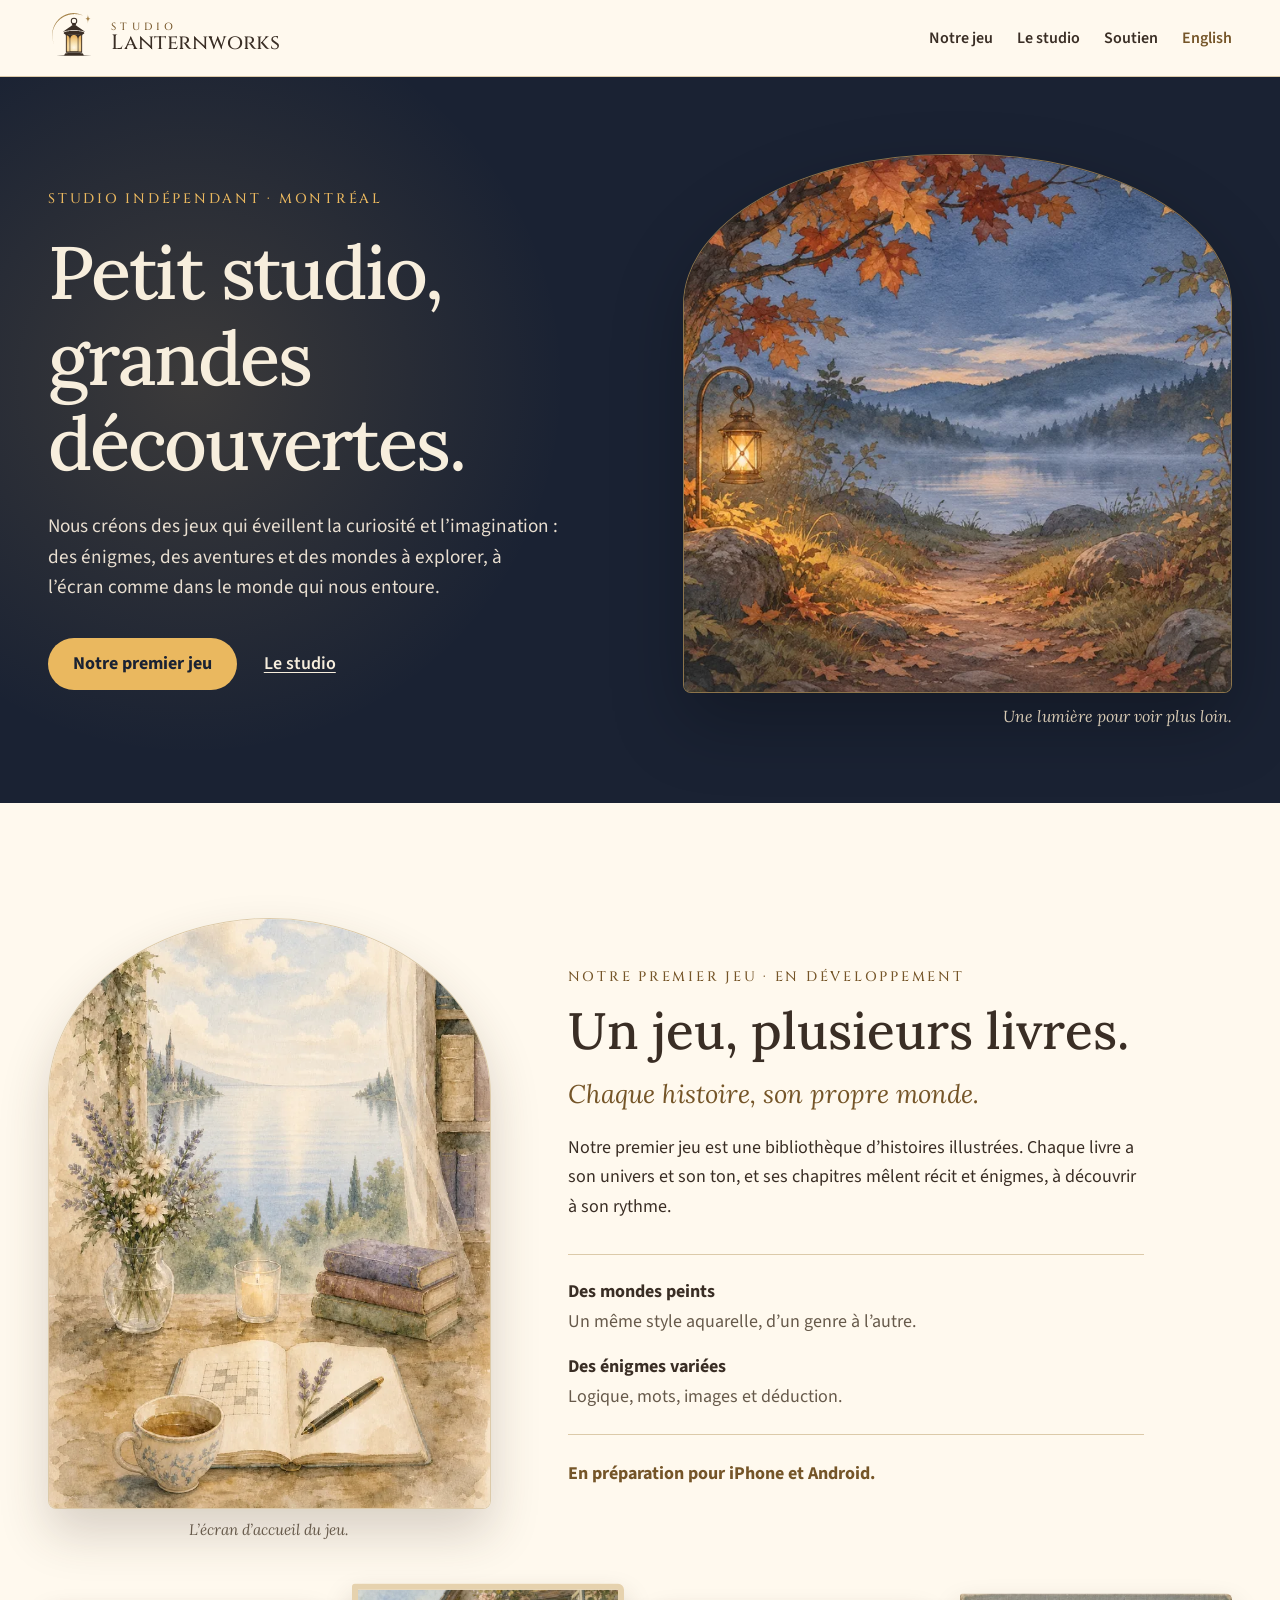
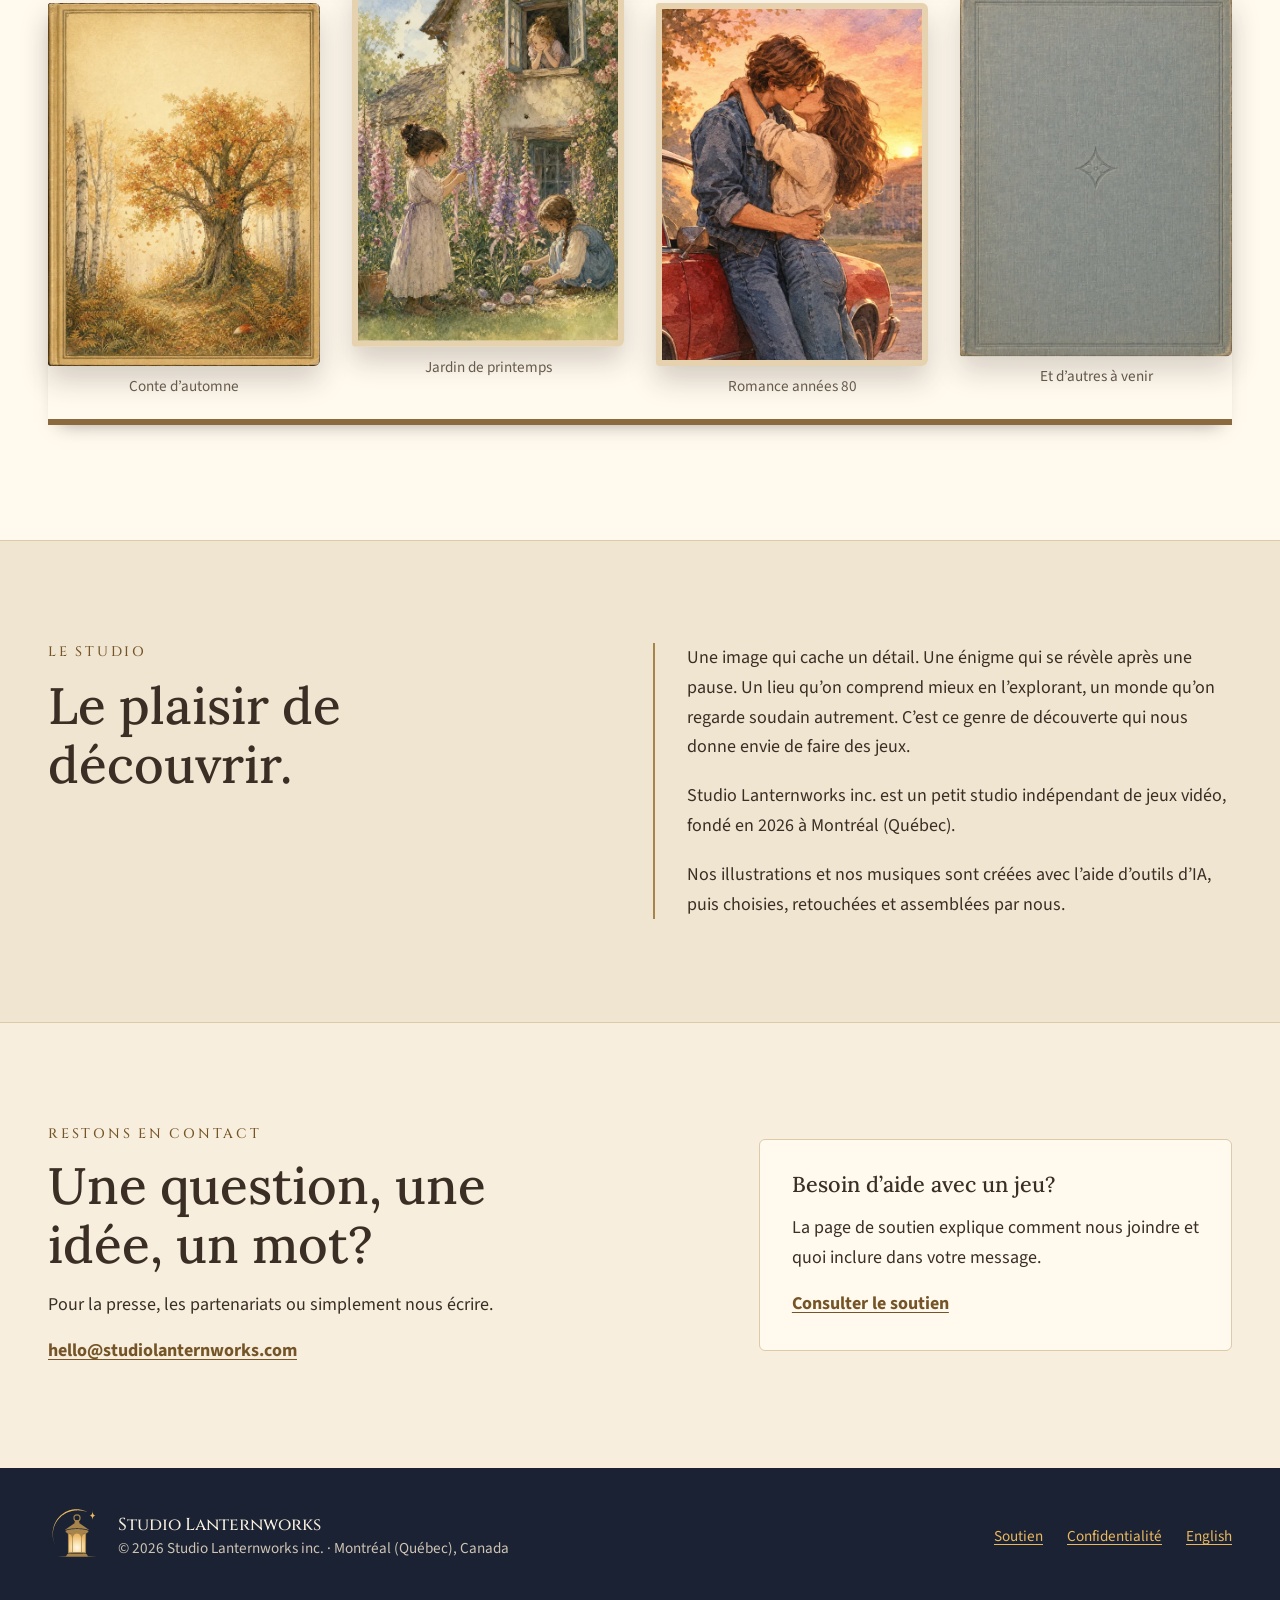
<file: index.html>
<!doctype html>
<html lang="fr-CA">
<head>
<meta charset="utf-8">
<meta name="viewport" content="width=device-width, initial-scale=1">
<title>Studio Lanternworks — studio indépendant de jeux vidéo à Montréal</title>
<meta name="description" content="Studio Lanternworks inc. est un studio indépendant de jeux vidéo établi à Montréal (Québec). Petit studio, grandes découvertes : des jeux qui éveillent la curiosité et l’imagination.">
<link rel="canonical" href="https://studiolanternworks.com/">
<link rel="alternate" hreflang="fr" href="https://studiolanternworks.com/">
<link rel="alternate" hreflang="en" href="https://studiolanternworks.com/en/">
<link rel="alternate" hreflang="x-default" href="https://studiolanternworks.com/">
<link rel="icon" href="favicon.svg" type="image/svg+xml">
<link rel="apple-touch-icon" href="apple-touch-icon.png">
<meta name="theme-color" content="#1A2233">
<link rel="stylesheet" href="style.css">
</head>
<body>
  <a class="skip" href="#contenu">Aller au contenu</a>
  <header class="site-header">
    <div class="wrap">
      <a class="brand" href="index.html" aria-current="page"><img src="img/logo-light.svg" alt="" width="52" height="52"><span><small>STUDIO</small><strong>Lanternworks</strong></span></a>
      <nav class="nav" aria-label="Navigation principale">
        <a href="#jeu">Notre jeu</a>
        <a href="#studio">Le studio</a>
        <a href="soutien.html">Soutien</a>
        <a href="en/index.html" lang="en" hreflang="en">English</a>
      </nav>
    </div>
  </header>

  <main id="contenu">
    <section class="hero">
      <div class="wrap hero-grid">
        <div class="hero-copy">
          <p class="eyebrow">STUDIO INDÉPENDANT · MONTRÉAL</p>
          <h1>Petit studio, grandes découvertes.</h1>
          <p class="hero-lead">Nous créons des jeux qui éveillent la curiosité et l’imagination&nbsp;: des énigmes, des aventures et des mondes à explorer, à l’écran comme dans le monde qui nous entoure.</p>
          <div class="actions">
            <a class="button primary" href="#jeu">Notre premier jeu</a>
            <a class="text-link" href="#studio">Le studio</a>
          </div>
        </div>
        <figure class="hero-figure">
          <picture>
            <source srcset="img/studio-path-960.webp 960w, img/studio-path-1536.webp 1536w" sizes="(min-width: 55rem) 46vw, 100vw">
            <img src="img/studio-path-1536.webp" width="1536" height="1024" alt="Un sentier d’automne éclairé par une lanterne mène vers un lac au crépuscule" fetchpriority="high">
          </picture>
          <figcaption>Une lumière pour voir plus loin.</figcaption>
        </figure>
      </div>
    </section>

    <section class="game-section" id="jeu">
      <div class="wrap game-grid">
        <div class="game-top">
          <figure class="game-feature">
            <picture>
              <source srcset="img/title-room-700.webp 700w, img/title-room-1100.webp 1100w" sizes="(min-width: 55rem) 32vw, 26rem">
              <img src="img/title-room-1100.webp" width="1100" height="1467" alt="L’écran d’accueil du jeu : une fenêtre sur un lac, des livres, une bougie et un carnet d’énigmes ouvert" loading="lazy">
            </picture>
            <figcaption>L’écran d’accueil du jeu.</figcaption>
          </figure>
        <div class="game-copy">
          <div class="game-text">
          <p class="eyebrow">NOTRE PREMIER JEU · EN DÉVELOPPEMENT</p>
          <h2>Un jeu, plusieurs livres.</h2>
          <p class="section-lead">Chaque histoire, son propre monde.</p>
          <p>Notre premier jeu est une bibliothèque d’histoires illustrées. Chaque livre a son univers et son ton, et ses chapitres mêlent récit et énigmes, à découvrir à son rythme.</p>
          </div>
          <div class="game-side">
          <dl class="game-points">
            <div><dt>Des mondes peints</dt><dd>Un même style aquarelle, d’un genre à l’autre.</dd></div>
            <div><dt>Des énigmes variées</dt><dd>Logique, mots, images et déduction.</dd></div>
          </dl>
          <p class="availability">En préparation pour iPhone et Android.</p>
          </div>
        </div>
        </div>
        <ul class="shelf" aria-label="Quelques couvertures de livres du jeu">
          <li><img src="img/book-autumn-600.webp" width="600" height="800" alt="Couverture peinte : un grand arbre dans une forêt d’automne" loading="lazy"><span>Conte d’automne</span></li>
          <li><img class="framed" src="img/book-garden-600.webp" width="600" height="800" alt="Illustration : deux fillettes nouent des rubans aux digitales d’un jardin, une troisième les regarde d’une fenêtre" loading="lazy"><span>Jardin de printemps</span></li>
          <li><img class="framed" src="img/book-romance-600.webp" width="600" height="800" alt="Illustration : un couple s’embrasse contre une voiture rouge au coucher du soleil, années 80" loading="lazy"><span>Romance années 80</span></li>
          <li><img src="img/book-coming-600.webp" width="600" height="800" alt="Couverture de toile unie ornée d’une petite étoile" loading="lazy"><span>Et d’autres à venir</span></li>
        </ul>
      </div>
    </section>

    <section class="studio-section" id="studio">
      <div class="wrap studio-grid">
        <div>
          <p class="eyebrow">LE STUDIO</p>
          <h2>Le plaisir de découvrir.</h2>
        </div>
        <div class="studio-prose">
          <p>Une image qui cache un détail. Une énigme qui se révèle après une pause. Un lieu qu’on comprend mieux en l’explorant, un monde qu’on regarde soudain autrement. C’est ce genre de découverte qui nous donne envie de faire des jeux.</p>
          <p>Studio Lanternworks inc. est un petit studio indépendant de jeux vidéo, fondé en 2026 à Montréal (Québec).</p>
          <p>Nos illustrations et nos musiques sont créées avec l’aide d’outils d’IA, puis choisies, retouchées et assemblées par nous.</p>
        </div>
      </div>
    </section>

    <section class="contact-section" id="joindre">
      <div class="wrap contact-grid">
        <div>
          <p class="eyebrow">RESTONS EN CONTACT</p>
          <h2>Une question, une idée, un mot?</h2>
          <p>Pour la presse, les partenariats ou simplement nous écrire.</p>
          <a class="email-link" href="mailto:hello@studiolanternworks.com">hello@studiolanternworks.com</a>
        </div>
        <div class="support-card">
          <h3>Besoin d’aide avec un jeu?</h3>
          <p>La page de soutien explique comment nous joindre et quoi inclure dans votre message.</p>
          <a href="soutien.html">Consulter le soutien</a>
        </div>
      </div>
    </section>
  </main>

  <footer class="site-footer">
    <div class="wrap">
      <div class="footer-brand"><img src="img/logo-dark.svg" alt="" width="58" height="58"><p><strong>Studio Lanternworks</strong><span>© 2026 Studio Lanternworks inc. · Montréal (Québec), Canada</span></p></div>
      <nav aria-label="Pied de page"><a href="soutien.html">Soutien</a><a href="confidentialite.html">Confidentialité</a><a href="en/index.html" lang="en" hreflang="en">English</a></nav>
    </div>
  </footer>
</body>
</html>
</file>
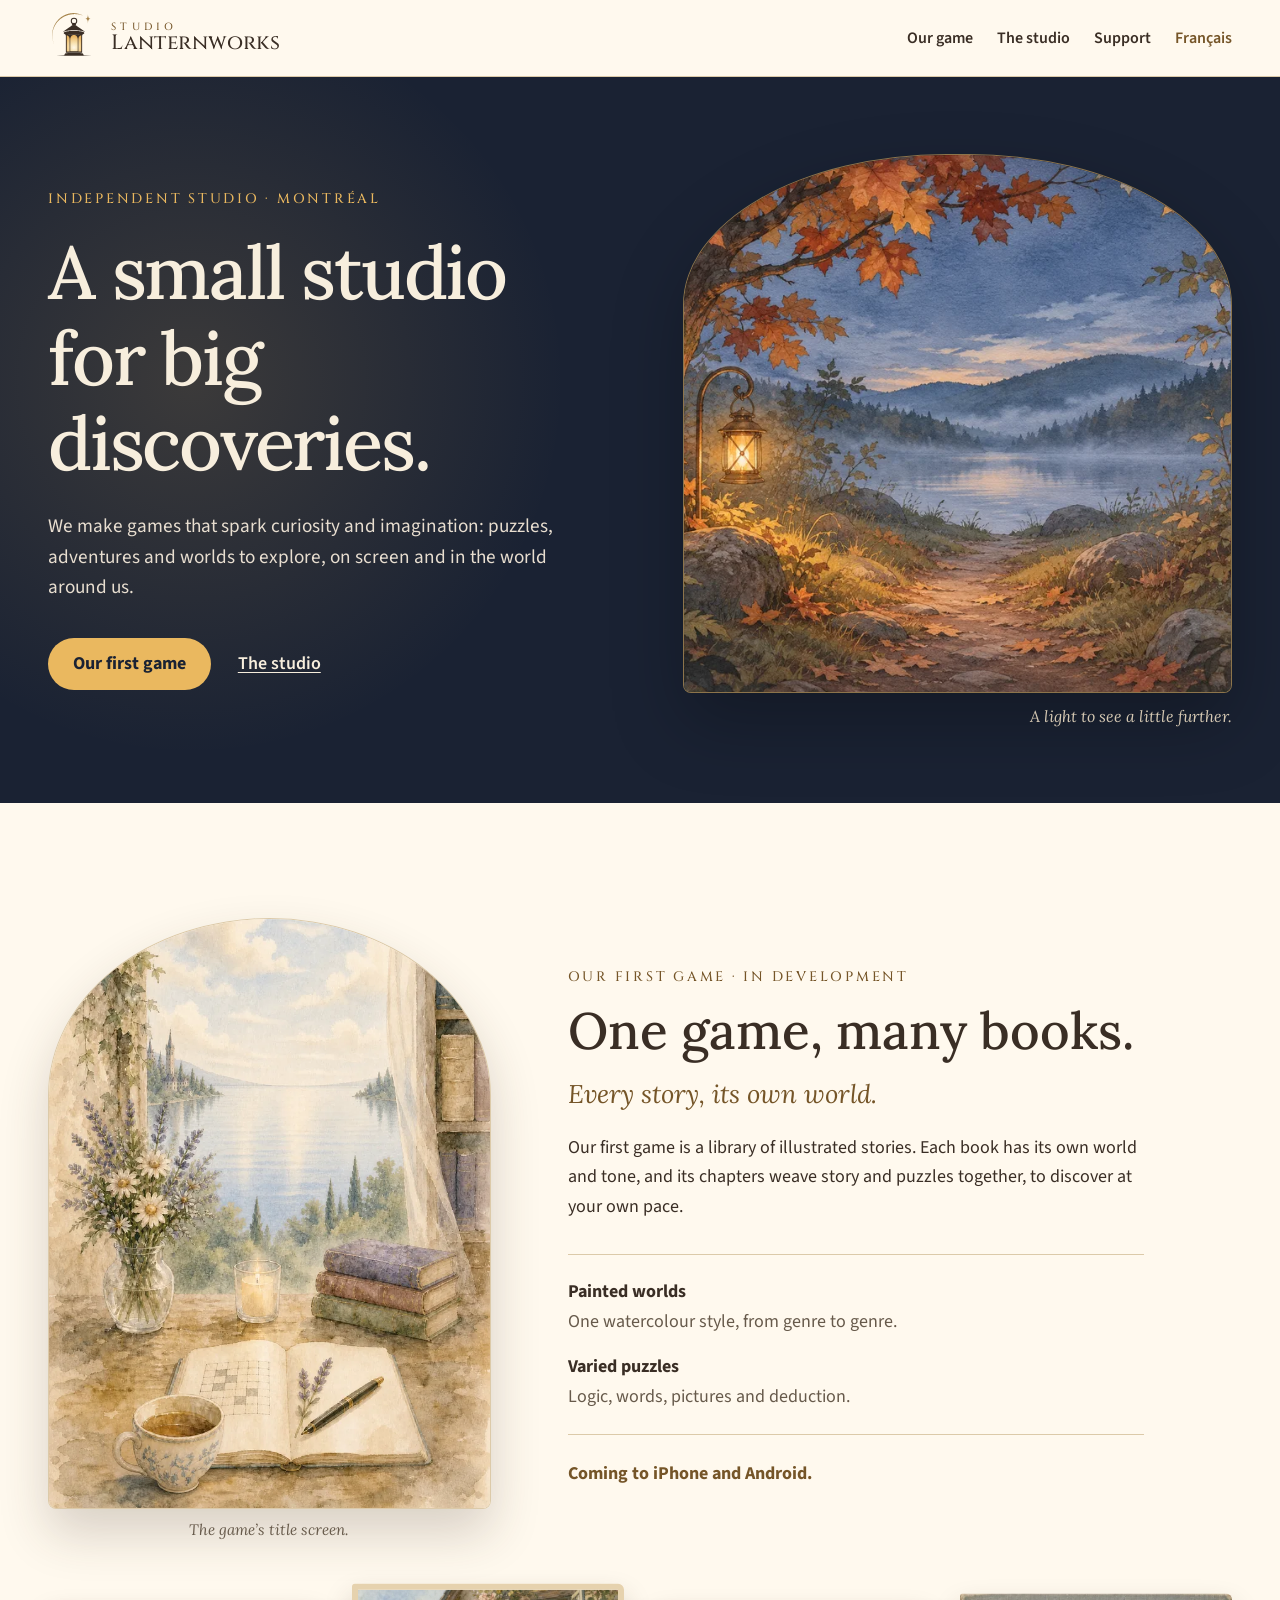
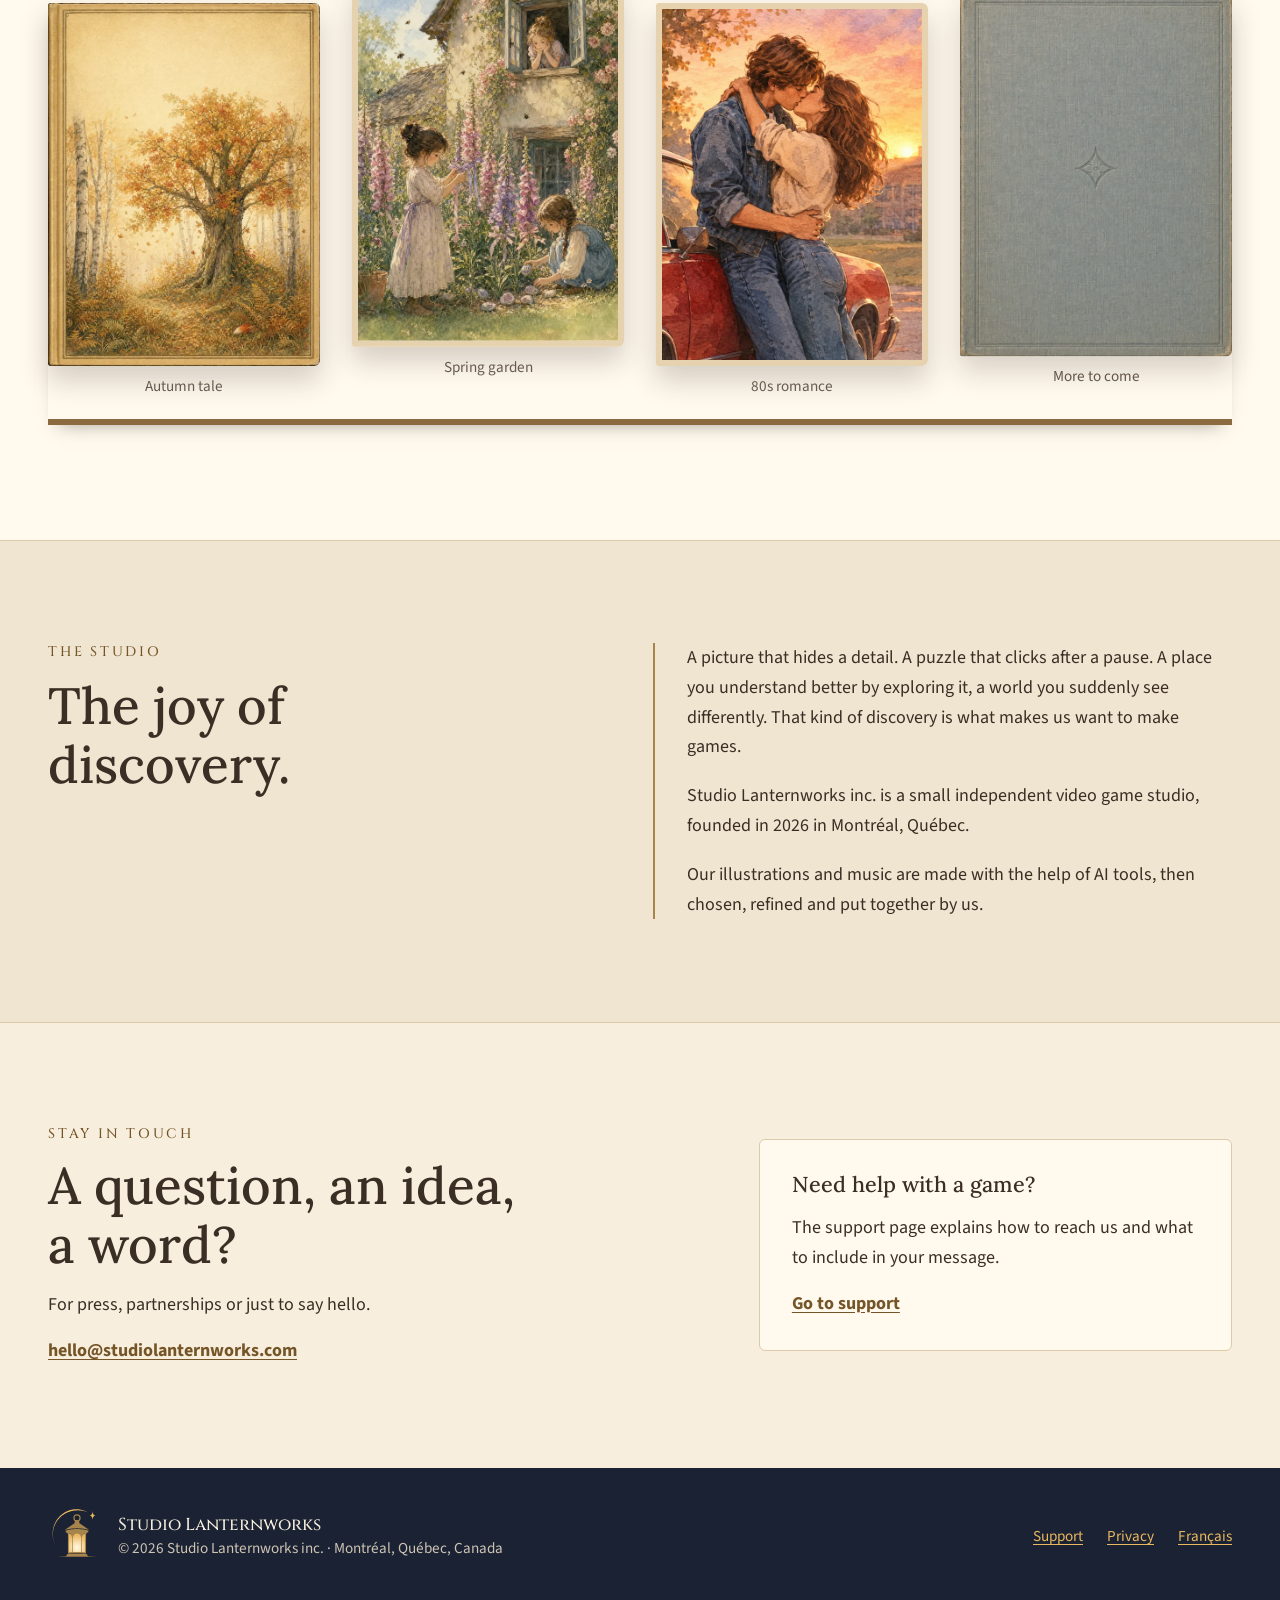
<file: en/index.html>
<!doctype html>
<html lang="en-CA">
<head>
<meta charset="utf-8">
<meta name="viewport" content="width=device-width, initial-scale=1">
<title>Studio Lanternworks — independent video game studio in Montréal</title>
<meta name="description" content="Studio Lanternworks inc. is an independent video game studio based in Montréal, Québec. A small studio for big discoveries: games that spark curiosity and imagination.">
<link rel="canonical" href="https://studiolanternworks.com/en/">
<link rel="alternate" hreflang="fr" href="https://studiolanternworks.com/">
<link rel="alternate" hreflang="en" href="https://studiolanternworks.com/en/">
<link rel="alternate" hreflang="x-default" href="https://studiolanternworks.com/">
<link rel="icon" href="../favicon.svg" type="image/svg+xml">
<link rel="apple-touch-icon" href="../apple-touch-icon.png">
<meta name="theme-color" content="#1A2233">
<link rel="stylesheet" href="../style.css">
</head>
<body>
  <a class="skip" href="#content">Skip to content</a>
  <header class="site-header">
    <div class="wrap">
      <a class="brand" href="index.html" aria-current="page"><img src="../img/logo-light.svg" alt="" width="52" height="52"><span><small>STUDIO</small><strong>Lanternworks</strong></span></a>
      <nav class="nav" aria-label="Main navigation">
        <a href="#game">Our game</a>
        <a href="#studio">The studio</a>
        <a href="support.html">Support</a>
        <a href="../index.html" lang="fr" hreflang="fr">Français</a>
      </nav>
    </div>
  </header>

  <main id="content">
    <section class="hero">
      <div class="wrap hero-grid">
        <div class="hero-copy">
          <p class="eyebrow">INDEPENDENT STUDIO · MONTRÉAL</p>
          <h1>A small studio for big discoveries.</h1>
          <p class="hero-lead">We make games that spark curiosity and imagination: puzzles, adventures and worlds to explore, on screen and in the world around us.</p>
          <div class="actions">
            <a class="button primary" href="#game">Our first game</a>
            <a class="text-link" href="#studio">The studio</a>
          </div>
        </div>
        <figure class="hero-figure">
          <picture>
            <source srcset="../img/studio-path-960.webp 960w, ../img/studio-path-1536.webp 1536w" sizes="(min-width: 55rem) 46vw, 100vw">
            <img src="../img/studio-path-1536.webp" width="1536" height="1024" alt="An autumn path lit by a lantern leads to a lake at dusk" fetchpriority="high">
          </picture>
          <figcaption>A light to see a little further.</figcaption>
        </figure>
      </div>
    </section>

    <section class="game-section" id="game">
      <div class="wrap game-grid">
        <div class="game-top">
          <figure class="game-feature">
            <picture>
              <source srcset="../img/title-room-700.webp 700w, ../img/title-room-1100.webp 1100w" sizes="(min-width: 55rem) 32vw, 26rem">
              <img src="../img/title-room-1100.webp" width="1100" height="1467" alt="The game’s title screen: a window over a lake, books, a candle and an open puzzle book" loading="lazy">
            </picture>
            <figcaption>The game’s title screen.</figcaption>
          </figure>
        <div class="game-copy">
          <div class="game-text">
          <p class="eyebrow">OUR FIRST GAME · IN DEVELOPMENT</p>
          <h2>One game, many books.</h2>
          <p class="section-lead">Every story, its own world.</p>
          <p>Our first game is a library of illustrated stories. Each book has its own world and tone, and its chapters weave story and puzzles together, to discover at your own pace.</p>
          </div>
          <div class="game-side">
          <dl class="game-points">
            <div><dt>Painted worlds</dt><dd>One watercolour style, from genre to genre.</dd></div>
            <div><dt>Varied puzzles</dt><dd>Logic, words, pictures and deduction.</dd></div>
          </dl>
          <p class="availability">Coming to iPhone and Android.</p>
          </div>
        </div>
        </div>
        <ul class="shelf" aria-label="A few book covers from the game">
          <li><img src="../img/book-autumn-600.webp" width="600" height="800" alt="Painted cover: a great tree in an autumn forest" loading="lazy"><span>Autumn tale</span></li>
          <li><img class="framed" src="../img/book-garden-600.webp" width="600" height="800" alt="Illustration: two girls tie ribbons to foxgloves in a cottage garden while a third watches from a window" loading="lazy"><span>Spring garden</span></li>
          <li><img class="framed" src="../img/book-romance-600.webp" width="600" height="800" alt="Illustration: a couple kissing against a red car at sunset, 1980s" loading="lazy"><span>80s romance</span></li>
          <li><img src="../img/book-coming-600.webp" width="600" height="800" alt="Plain cloth cover with a small star" loading="lazy"><span>More to come</span></li>
        </ul>
      </div>
    </section>

    <section class="studio-section" id="studio">
      <div class="wrap studio-grid">
        <div>
          <p class="eyebrow">THE STUDIO</p>
          <h2>The joy of discovery.</h2>
        </div>
        <div class="studio-prose">
          <p>A picture that hides a detail. A puzzle that clicks after a pause. A place you understand better by exploring it, a world you suddenly see differently. That kind of discovery is what makes us want to make games.</p>
          <p>Studio Lanternworks inc. is a small independent video game studio, founded in 2026 in Montréal, Québec.</p>
          <p>Our illustrations and music are made with the help of AI tools, then chosen, refined and put together by us.</p>
        </div>
      </div>
    </section>

    <section class="contact-section" id="contact">
      <div class="wrap contact-grid">
        <div>
          <p class="eyebrow">STAY IN TOUCH</p>
          <h2>A question, an idea, a word?</h2>
          <p>For press, partnerships or just to say hello.</p>
          <a class="email-link" href="mailto:hello@studiolanternworks.com">hello@studiolanternworks.com</a>
        </div>
        <div class="support-card">
          <h3>Need help with a game?</h3>
          <p>The support page explains how to reach us and what to include in your message.</p>
          <a href="support.html">Go to support</a>
        </div>
      </div>
    </section>
  </main>

  <footer class="site-footer">
    <div class="wrap">
      <div class="footer-brand"><img src="../img/logo-dark.svg" alt="" width="58" height="58"><p><strong>Studio Lanternworks</strong><span>© 2026 Studio Lanternworks inc. · Montréal, Québec, Canada</span></p></div>
      <nav aria-label="Footer"><a href="support.html">Support</a><a href="privacy.html">Privacy</a><a href="../index.html" lang="fr" hreflang="fr">Français</a></nav>
    </div>
  </footer>
</body>
</html>
</file>
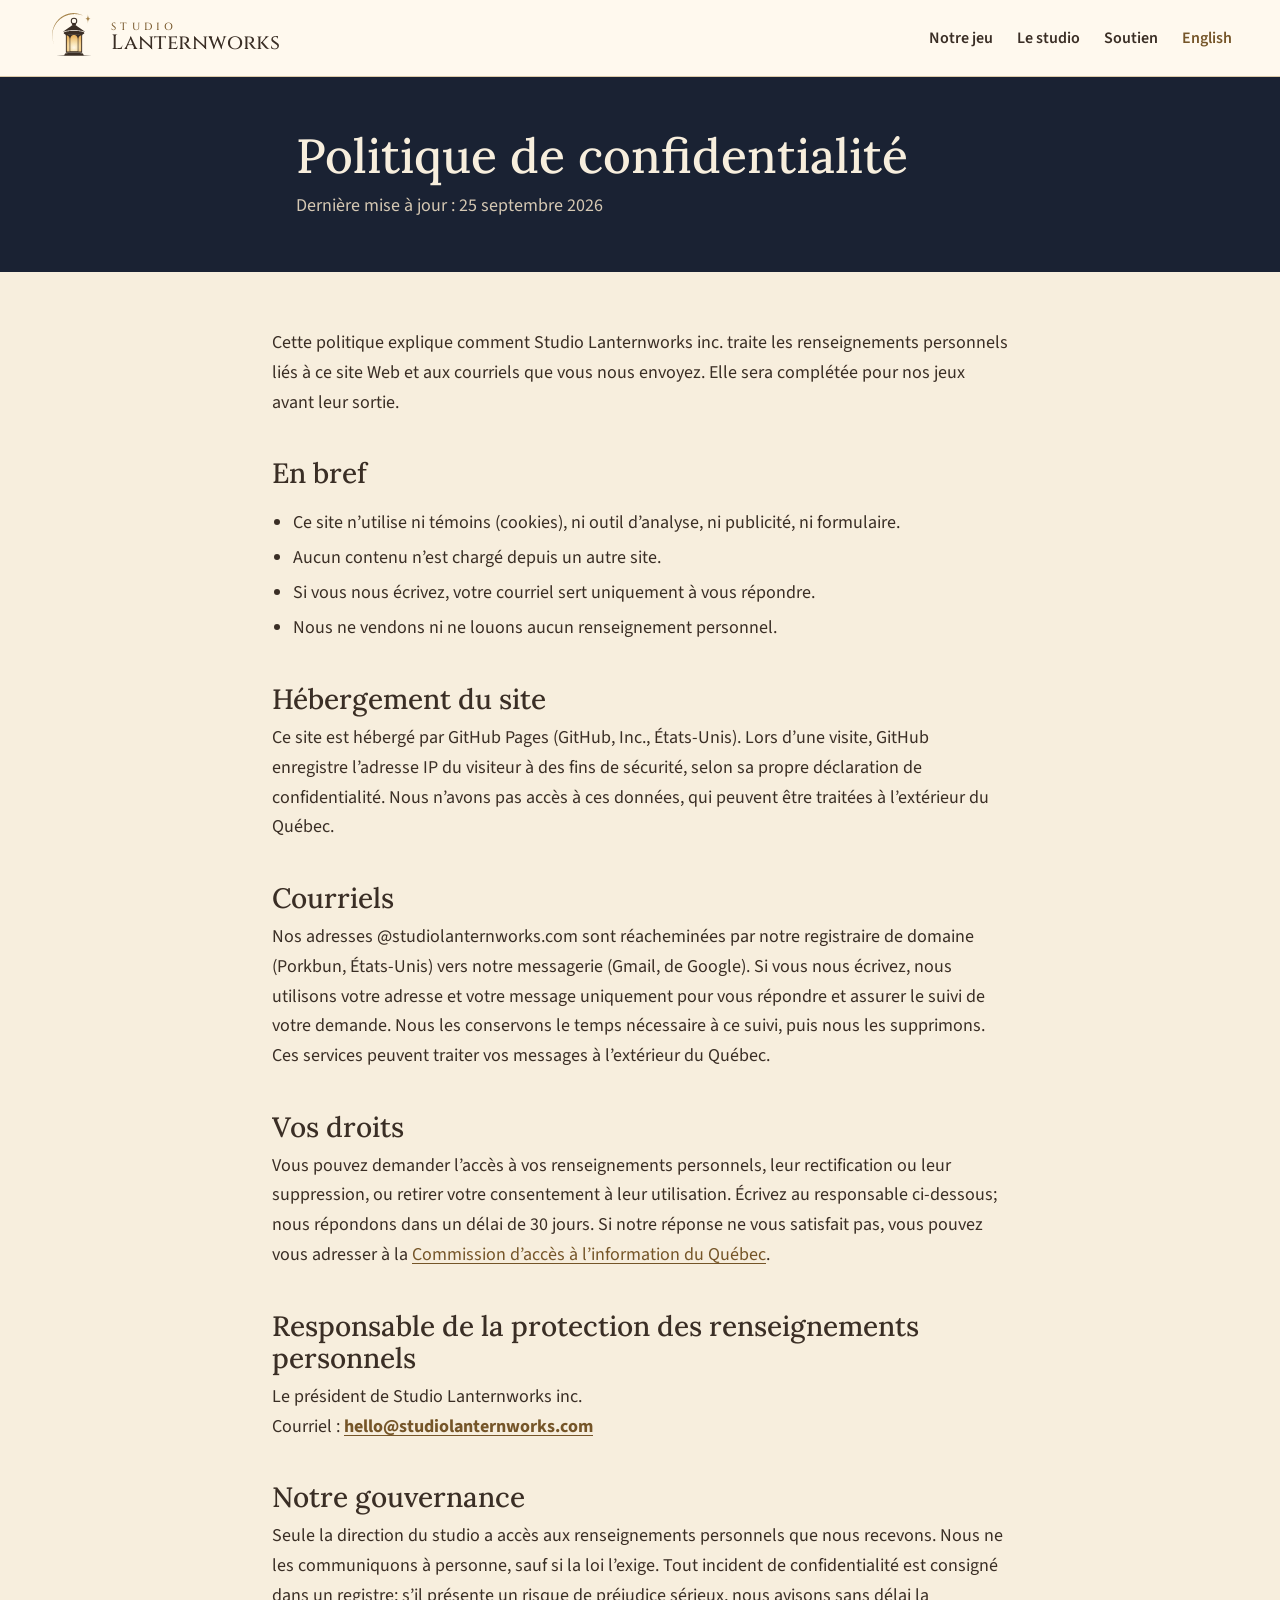
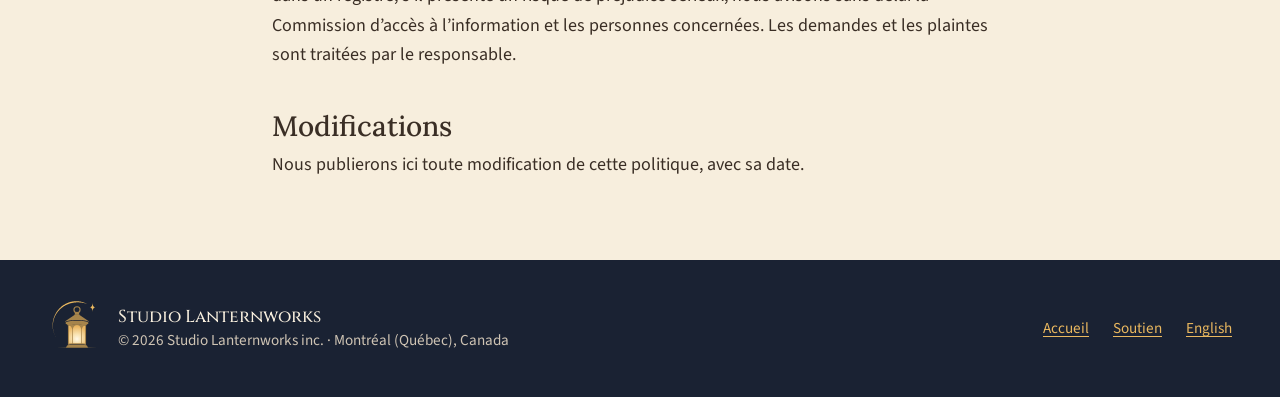
<file: confidentialite.html>
<!doctype html>
<html lang="fr-CA">
<head>
<meta charset="utf-8">
<meta name="viewport" content="width=device-width, initial-scale=1">
<title>Politique de confidentialité — Studio Lanternworks</title>
<meta name="description" content="Comment Studio Lanternworks inc. traite les renseignements personnels liés à son site Web et aux courriels reçus.">
<link rel="canonical" href="https://studiolanternworks.com/confidentialite.html">
<link rel="alternate" hreflang="fr" href="https://studiolanternworks.com/confidentialite.html">
<link rel="alternate" hreflang="en" href="https://studiolanternworks.com/en/privacy.html">
<link rel="icon" href="favicon.svg" type="image/svg+xml">
<link rel="apple-touch-icon" href="apple-touch-icon.png">
<meta name="theme-color" content="#1A2233">
<link rel="stylesheet" href="style.css">
</head>
<body>
<a class="skip" href="#contenu">Aller au contenu</a>

<header class="site-header">
  <div class="wrap">
    <a class="brand" href="index.html"><img src="img/logo-light.svg" alt="" width="54" height="54"><span><small>STUDIO</small><strong>Lanternworks</strong></span></a>
    <nav class="nav" aria-label="Navigation principale">
      <a href="index.html#jeu">Notre jeu</a>
      <a href="index.html#studio">Le studio</a>
      <a href="soutien.html">Soutien</a>
      <a href="en/privacy.html" lang="en" hreflang="en">English</a>
    </nav>
  </div>
</header>

<div class="band">
  <div class="inner">
    <h1>Politique de confidentialité</h1>
    <p>Dernière mise à jour&nbsp;: 25 septembre 2026</p>
  </div>
</div>

<main class="page" id="contenu">
  <p>Cette politique explique comment Studio Lanternworks inc. traite les renseignements personnels liés à ce site Web et aux courriels que vous nous envoyez. Elle sera complétée pour nos jeux avant leur sortie.</p>

  <h2>En bref</h2>
  <ul>
    <li>Ce site n’utilise ni témoins (cookies), ni outil d’analyse, ni publicité, ni formulaire.</li>
    <li>Aucun contenu n’est chargé depuis un autre site.</li>
    <li>Si vous nous écrivez, votre courriel sert uniquement à vous répondre.</li>
    <li>Nous ne vendons ni ne louons aucun renseignement personnel.</li>
  </ul>

  <h2>Hébergement du site</h2>
  <p>Ce site est hébergé par GitHub Pages (GitHub, Inc., États-Unis). Lors d’une visite, GitHub enregistre l’adresse IP du visiteur à des fins de sécurité, selon sa propre déclaration de confidentialité. Nous n’avons pas accès à ces données, qui peuvent être traitées à l’extérieur du Québec.</p>

  <h2>Courriels</h2>
  <p>Nos adresses @studiolanternworks.com sont réacheminées par notre registraire de domaine (Porkbun, États-Unis) vers notre messagerie (Gmail, de Google). Si vous nous écrivez, nous utilisons votre adresse et votre message uniquement pour vous répondre et assurer le suivi de votre demande. Nous les conservons le temps nécessaire à ce suivi, puis nous les supprimons. Ces services peuvent traiter vos messages à l’extérieur du Québec.</p>

  <h2>Vos droits</h2>
  <p>Vous pouvez demander l’accès à vos renseignements personnels, leur rectification ou leur suppression, ou retirer votre consentement à leur utilisation. Écrivez au responsable ci-dessous; nous répondons dans un délai de 30&nbsp;jours. Si notre réponse ne vous satisfait pas, vous pouvez vous adresser à la <a href="https://www.cai.gouv.qc.ca/">Commission d’accès à l’information du Québec</a>.</p>

  <h2>Responsable de la protection des renseignements personnels</h2>
  <p>Le président de Studio Lanternworks inc.<br>Courriel&nbsp;: <a class="email" href="mailto:hello@studiolanternworks.com">hello@studiolanternworks.com</a></p>

  <h2>Notre gouvernance</h2>
  <p>Seule la direction du studio a accès aux renseignements personnels que nous recevons. Nous ne les communiquons à personne, sauf si la loi l’exige. Tout incident de confidentialité est consigné dans un registre; s’il présente un risque de préjudice sérieux, nous avisons sans délai la Commission d’accès à l’information et les personnes concernées. Les demandes et les plaintes sont traitées par le responsable.</p>

  <h2>Modifications</h2>
  <p>Nous publierons ici toute modification de cette politique, avec sa date.</p>
</main>

<footer class="site-footer">
  <div class="wrap">
    <div class="footer-brand">
      <img src="img/logo-dark.svg" alt="" width="64" height="64">
      <p><strong>Studio Lanternworks</strong><span>© 2026 Studio Lanternworks inc. · Montréal (Québec), Canada</span></p>
    </div>
    <nav aria-label="Pied de page">
      <a href="index.html">Accueil</a>
      <a href="soutien.html">Soutien</a>
      <a href="en/privacy.html" lang="en" hreflang="en">English</a>
    </nav>
  </div>
</footer>
</body>
</html>
</file>
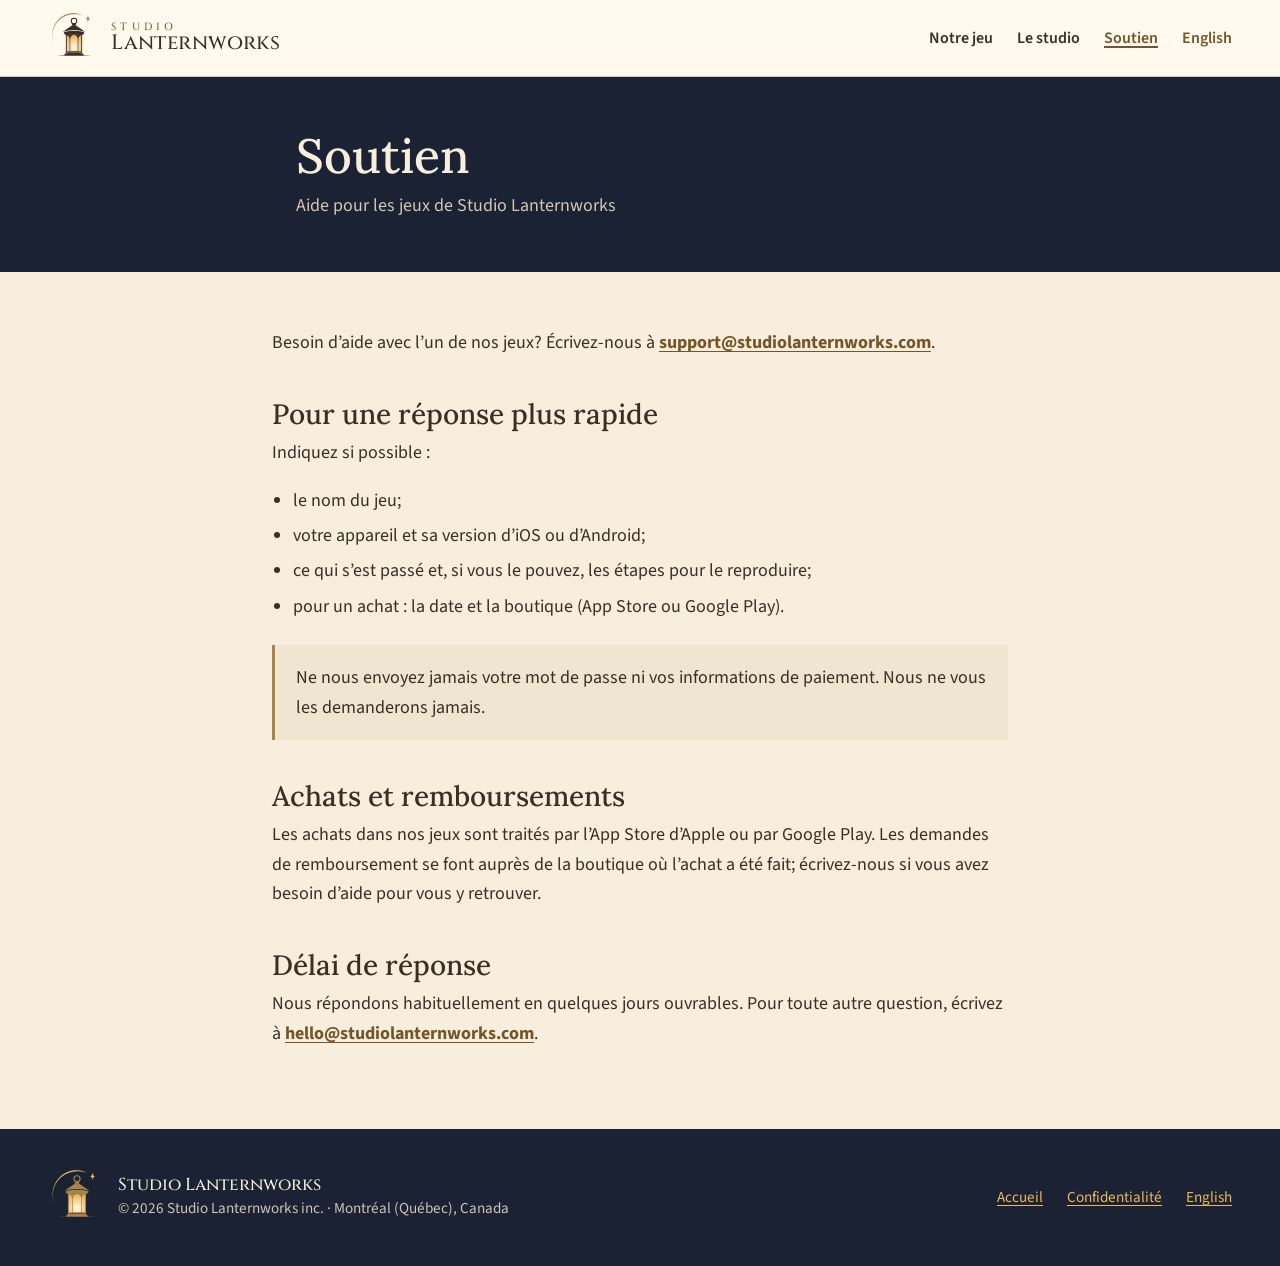
<file: soutien.html>
<!doctype html>
<html lang="fr-CA">
<head>
<meta charset="utf-8">
<meta name="viewport" content="width=device-width, initial-scale=1">
<title>Soutien — Studio Lanternworks</title>
<meta name="description" content="Obtenir de l’aide avec un jeu de Studio Lanternworks&nbsp;: comment nous joindre et quoi indiquer dans votre message.">
<link rel="canonical" href="https://studiolanternworks.com/soutien.html">
<link rel="alternate" hreflang="fr" href="https://studiolanternworks.com/soutien.html">
<link rel="alternate" hreflang="en" href="https://studiolanternworks.com/en/support.html">
<link rel="icon" href="favicon.svg" type="image/svg+xml">
<link rel="apple-touch-icon" href="apple-touch-icon.png">
<meta name="theme-color" content="#1A2233">
<link rel="stylesheet" href="style.css">
</head>
<body>
<a class="skip" href="#contenu">Aller au contenu</a>

<header class="site-header">
  <div class="wrap">
    <a class="brand" href="index.html"><img src="img/logo-light.svg" alt="" width="54" height="54"><span><small>STUDIO</small><strong>Lanternworks</strong></span></a>
    <nav class="nav" aria-label="Navigation principale">
      <a href="index.html#jeu">Notre jeu</a>
      <a href="index.html#studio">Le studio</a>
      <a href="soutien.html" aria-current="page">Soutien</a>
      <a href="en/support.html" lang="en" hreflang="en">English</a>
    </nav>
  </div>
</header>

<div class="band">
  <div class="inner">
    <h1>Soutien</h1>
    <p>Aide pour les jeux de Studio Lanternworks</p>
  </div>
</div>

<main class="page" id="contenu">
  <p>Besoin d’aide avec l’un de nos jeux? Écrivez-nous à <a class="email" href="mailto:support@studiolanternworks.com">support@studiolanternworks.com</a>.</p>

  <h2>Pour une réponse plus rapide</h2>
  <p>Indiquez si possible&nbsp;:</p>
  <ul>
    <li>le nom du jeu;</li>
    <li>votre appareil et sa version d’iOS ou d’Android;</li>
    <li>ce qui s’est passé et, si vous le pouvez, les étapes pour le reproduire;</li>
    <li>pour un achat&nbsp;: la date et la boutique (App Store ou Google Play).</li>
  </ul>
  <p class="note">Ne nous envoyez jamais votre mot de passe ni vos informations de paiement. Nous ne vous les demanderons jamais.</p>

  <h2>Achats et remboursements</h2>
  <p>Les achats dans nos jeux sont traités par l’App Store d’Apple ou par Google Play. Les demandes de remboursement se font auprès de la boutique où l’achat a été fait; écrivez-nous si vous avez besoin d’aide pour vous y retrouver.</p>

  <h2>Délai de réponse</h2>
  <p>Nous répondons habituellement en quelques jours ouvrables. Pour toute autre question, écrivez à <a class="email" href="mailto:hello@studiolanternworks.com">hello@studiolanternworks.com</a>.</p>
</main>

<footer class="site-footer">
  <div class="wrap">
    <div class="footer-brand">
      <img src="img/logo-dark.svg" alt="" width="64" height="64">
      <p><strong>Studio Lanternworks</strong><span>© 2026 Studio Lanternworks inc. · Montréal (Québec), Canada</span></p>
    </div>
    <nav aria-label="Pied de page">
      <a href="index.html">Accueil</a>
      <a href="confidentialite.html">Confidentialité</a>
      <a href="en/support.html" lang="en" hreflang="en">English</a>
    </nav>
  </div>
</footer>
</body>
</html>
</file>
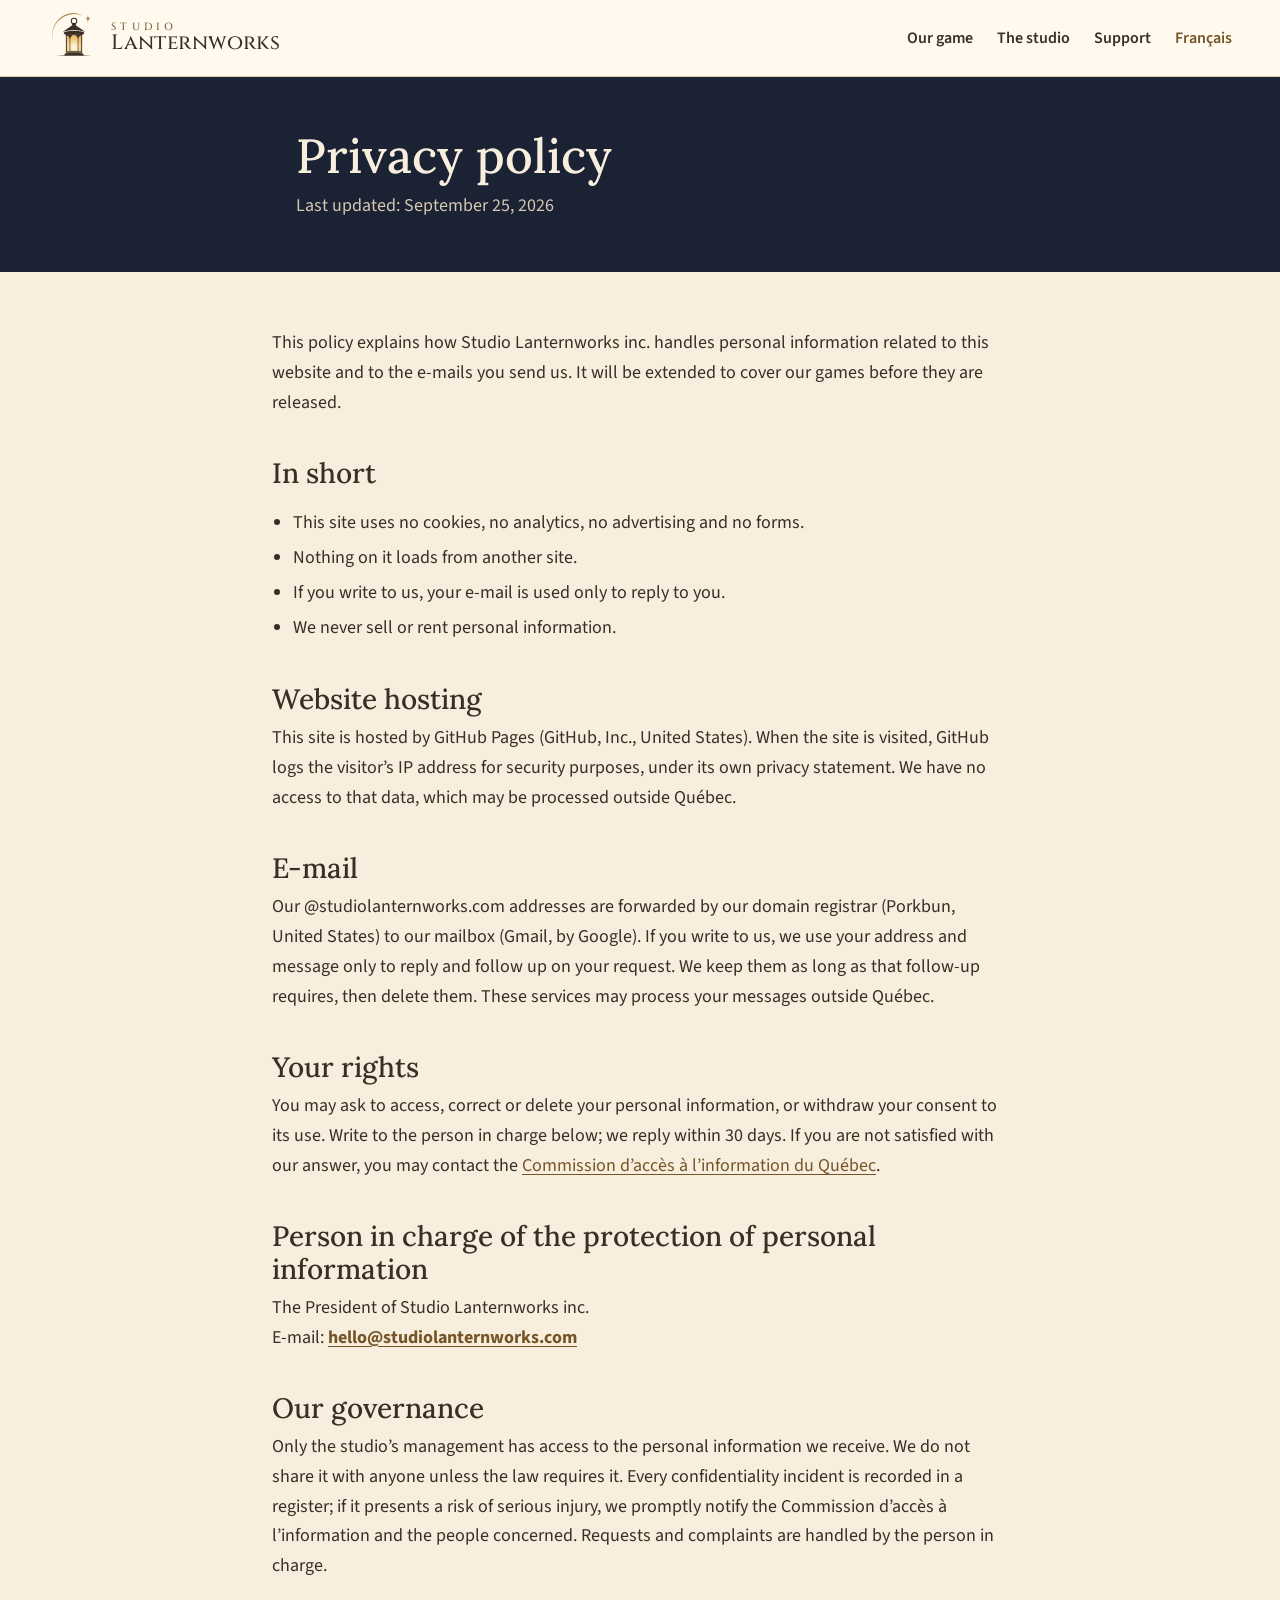
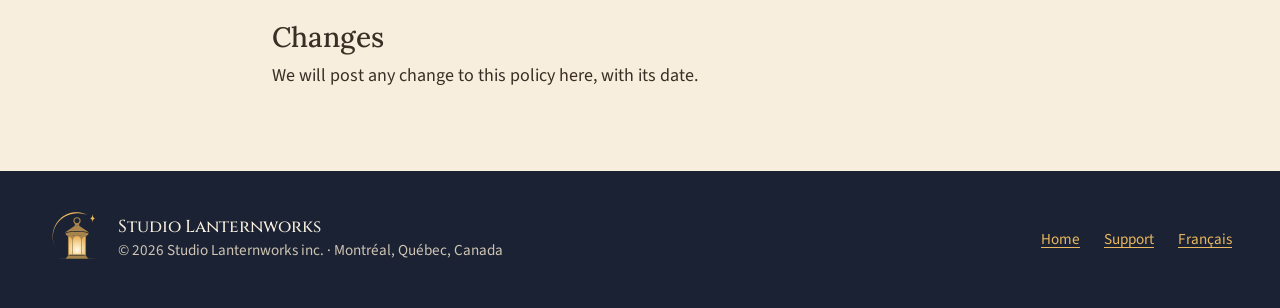
<file: en/privacy.html>
<!doctype html>
<html lang="en-CA">
<head>
<meta charset="utf-8">
<meta name="viewport" content="width=device-width, initial-scale=1">
<title>Privacy policy — Studio Lanternworks</title>
<meta name="description" content="How Studio Lanternworks inc. handles personal information related to its website and the e-mails it receives.">
<link rel="canonical" href="https://studiolanternworks.com/en/privacy.html">
<link rel="alternate" hreflang="fr" href="https://studiolanternworks.com/confidentialite.html">
<link rel="alternate" hreflang="en" href="https://studiolanternworks.com/en/privacy.html">
<link rel="icon" href="../favicon.svg" type="image/svg+xml">
<link rel="apple-touch-icon" href="../apple-touch-icon.png">
<meta name="theme-color" content="#1A2233">
<link rel="stylesheet" href="../style.css">
</head>
<body>
<a class="skip" href="#content">Skip to content</a>

<header class="site-header">
  <div class="wrap">
    <a class="brand" href="index.html"><img src="../img/logo-light.svg" alt="" width="54" height="54"><span><small>STUDIO</small><strong>Lanternworks</strong></span></a>
    <nav class="nav" aria-label="Main navigation">
      <a href="index.html#game">Our game</a>
      <a href="index.html#studio">The studio</a>
      <a href="support.html">Support</a>
      <a href="../confidentialite.html" lang="fr" hreflang="fr">Français</a>
    </nav>
  </div>
</header>

<div class="band">
  <div class="inner">
    <h1>Privacy policy</h1>
    <p>Last updated: September 25, 2026</p>
  </div>
</div>

<main class="page" id="content">
  <p>This policy explains how Studio Lanternworks inc. handles personal information related to this website and to the e-mails you send us. It will be extended to cover our games before they are released.</p>

  <h2>In short</h2>
  <ul>
    <li>This site uses no cookies, no analytics, no advertising and no forms.</li>
    <li>Nothing on it loads from another site.</li>
    <li>If you write to us, your e-mail is used only to reply to you.</li>
    <li>We never sell or rent personal information.</li>
  </ul>

  <h2>Website hosting</h2>
  <p>This site is hosted by GitHub Pages (GitHub, Inc., United States). When the site is visited, GitHub logs the visitor’s IP address for security purposes, under its own privacy statement. We have no access to that data, which may be processed outside Québec.</p>

  <h2>E-mail</h2>
  <p>Our @studiolanternworks.com addresses are forwarded by our domain registrar (Porkbun, United States) to our mailbox (Gmail, by Google). If you write to us, we use your address and message only to reply and follow up on your request. We keep them as long as that follow-up requires, then delete them. These services may process your messages outside Québec.</p>

  <h2>Your rights</h2>
  <p>You may ask to access, correct or delete your personal information, or withdraw your consent to its use. Write to the person in charge below; we reply within 30 days. If you are not satisfied with our answer, you may contact the <a href="https://www.cai.gouv.qc.ca/">Commission d’accès à l’information du Québec</a>.</p>

  <h2>Person in charge of the protection of personal information</h2>
  <p>The President of Studio Lanternworks inc.<br>E-mail: <a class="email" href="mailto:hello@studiolanternworks.com">hello@studiolanternworks.com</a></p>

  <h2>Our governance</h2>
  <p>Only the studio’s management has access to the personal information we receive. We do not share it with anyone unless the law requires it. Every confidentiality incident is recorded in a register; if it presents a risk of serious injury, we promptly notify the Commission d’accès à l’information and the people concerned. Requests and complaints are handled by the person in charge.</p>

  <h2>Changes</h2>
  <p>We will post any change to this policy here, with its date.</p>
</main>

<footer class="site-footer">
  <div class="wrap">
    <div class="footer-brand">
      <img src="../img/logo-dark.svg" alt="" width="64" height="64">
      <p><strong>Studio Lanternworks</strong><span>© 2026 Studio Lanternworks inc. · Montréal, Québec, Canada</span></p>
    </div>
    <nav aria-label="Footer">
      <a href="index.html">Home</a>
      <a href="support.html">Support</a>
      <a href="../confidentialite.html" lang="fr" hreflang="fr">Français</a>
    </nav>
  </div>
</footer>
</body>
</html>
</file>
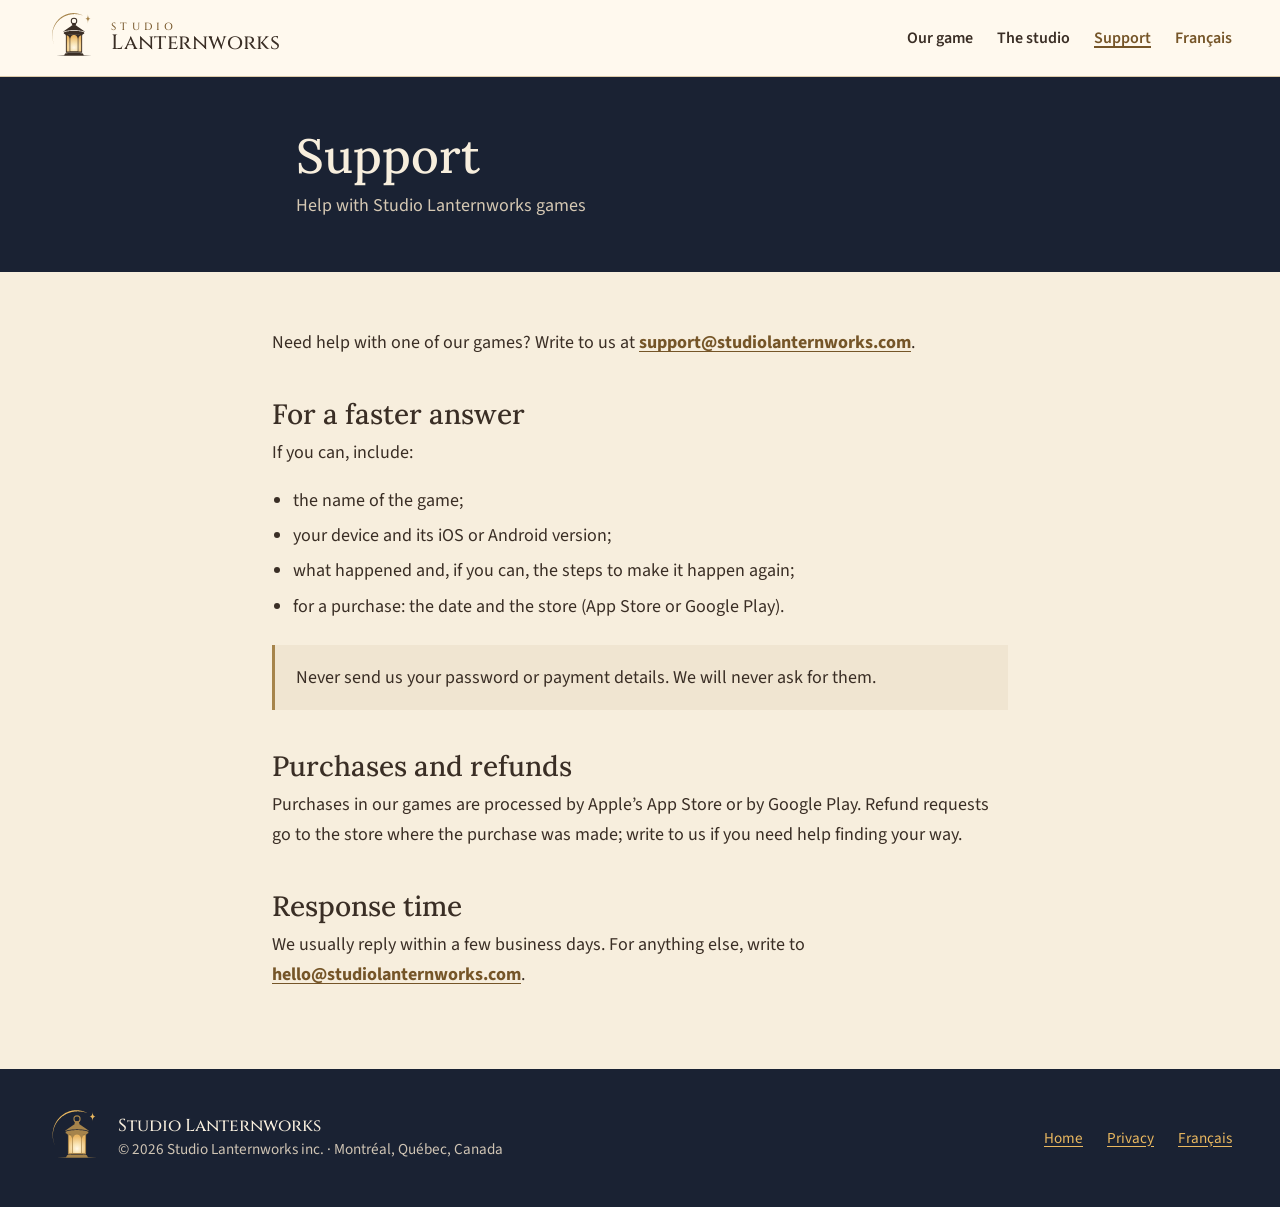
<file: en/support.html>
<!doctype html>
<html lang="en-CA">
<head>
<meta charset="utf-8">
<meta name="viewport" content="width=device-width, initial-scale=1">
<title>Support — Studio Lanternworks</title>
<meta name="description" content="Get help with a Studio Lanternworks game: how to reach us and what to include in your message.">
<link rel="canonical" href="https://studiolanternworks.com/en/support.html">
<link rel="alternate" hreflang="fr" href="https://studiolanternworks.com/soutien.html">
<link rel="alternate" hreflang="en" href="https://studiolanternworks.com/en/support.html">
<link rel="icon" href="../favicon.svg" type="image/svg+xml">
<link rel="apple-touch-icon" href="../apple-touch-icon.png">
<meta name="theme-color" content="#1A2233">
<link rel="stylesheet" href="../style.css">
</head>
<body>
<a class="skip" href="#content">Skip to content</a>

<header class="site-header">
  <div class="wrap">
    <a class="brand" href="index.html"><img src="../img/logo-light.svg" alt="" width="54" height="54"><span><small>STUDIO</small><strong>Lanternworks</strong></span></a>
    <nav class="nav" aria-label="Main navigation">
      <a href="index.html#game">Our game</a>
      <a href="index.html#studio">The studio</a>
      <a href="support.html" aria-current="page">Support</a>
      <a href="../soutien.html" lang="fr" hreflang="fr">Français</a>
    </nav>
  </div>
</header>

<div class="band">
  <div class="inner">
    <h1>Support</h1>
    <p>Help with Studio Lanternworks games</p>
  </div>
</div>

<main class="page" id="content">
  <p>Need help with one of our games? Write to us at <a class="email" href="mailto:support@studiolanternworks.com">support@studiolanternworks.com</a>.</p>

  <h2>For a faster answer</h2>
  <p>If you can, include:</p>
  <ul>
    <li>the name of the game;</li>
    <li>your device and its iOS or Android version;</li>
    <li>what happened and, if you can, the steps to make it happen again;</li>
    <li>for a purchase: the date and the store (App Store or Google Play).</li>
  </ul>
  <p class="note">Never send us your password or payment details. We will never ask for them.</p>

  <h2>Purchases and refunds</h2>
  <p>Purchases in our games are processed by Apple’s App Store or by Google Play. Refund requests go to the store where the purchase was made; write to us if you need help finding your way.</p>

  <h2>Response time</h2>
  <p>We usually reply within a few business days. For anything else, write to <a class="email" href="mailto:hello@studiolanternworks.com">hello@studiolanternworks.com</a>.</p>
</main>

<footer class="site-footer">
  <div class="wrap">
    <div class="footer-brand">
      <img src="../img/logo-dark.svg" alt="" width="64" height="64">
      <p><strong>Studio Lanternworks</strong><span>© 2026 Studio Lanternworks inc. · Montréal, Québec, Canada</span></p>
    </div>
    <nav aria-label="Footer">
      <a href="index.html">Home</a>
      <a href="privacy.html">Privacy</a>
      <a href="../soutien.html" lang="fr" hreflang="fr">Français</a>
    </nav>
  </div>
</footer>
</body>
</html>
</file>
<file: style.css>
/* Studio Lanternworks — merged site, 2026-11-24 (ChatGPT's layout + Claude's edits).
   Fonts and images are hosted locally. No scripts or external requests. */

@font-face { font-family: "Cinzel"; font-style: normal; font-weight: 500; font-display: swap; src: url("fonts/cinzel-500.woff2") format("woff2"); }
@font-face { font-family: "Lora"; font-style: normal; font-weight: 400 700; font-display: swap; src: url("fonts/lora.woff2") format("woff2"); }
@font-face { font-family: "Lora"; font-style: italic; font-weight: 400 700; font-display: swap; src: url("fonts/lora-italic.woff2") format("woff2"); }
@font-face { font-family: "Source Sans 3"; font-style: normal; font-weight: 200 900; font-display: swap; src: url("fonts/source-sans-3.woff2") format("woff2"); }

:root {
  --night: #1A2233;
  --night-2: #27364A;
  --ivory: #F7EEDD;
  --paper: #FFF9EE;
  --paper-2: #F0E5D1;
  --ink: #3A2E25;
  --muted: #675A4B;
  --brass: #A6844B;
  --brass-text: #755528;
  --amber: #EAB85F;
  --line: #DCCAA9;
  --sans: "Source Sans 3", system-ui, sans-serif;
  --serif: "Lora", Georgia, serif;
  --display: "Cinzel", Georgia, serif;
}

* { box-sizing: border-box; }
html { scroll-behavior: smooth; -webkit-text-size-adjust: 100%; }
body { margin: 0; background: var(--ivory); color: var(--ink); font: 400 1.125rem/1.65 var(--sans); }
img { display: block; max-width: 100%; }
a { color: var(--brass-text); text-underline-offset: .18em; }
a:hover { color: var(--ink); }
a:focus-visible { outline: 3px solid var(--amber); outline-offset: 4px; border-radius: 3px; }
h1, h2, h3, p, figure, dl, dd { margin: 0; }
h1, h2, h3 { font-family: var(--serif); font-weight: 500; line-height: 1.15; }
h2 { font-size: clamp(2.25rem, 4vw, 3.5rem); }
h3 { font-size: 1.35rem; }
section { scroll-margin-top: 1.5rem; }
.wrap { width: min(100% - 3rem, 74rem); margin-inline: auto; }
.eyebrow { font: 500 .86rem/1.35 var(--display); letter-spacing: .2em; color: var(--brass-text); }
.skip { position: absolute; left: -9999px; top: 0; z-index: 50; }
.skip:focus { left: 1rem; top: 1rem; padding: .6rem 1rem; background: var(--paper); color: var(--ink); }

/* Header shared by the homepage and practical pages. */
.site-header { background: var(--paper); border-bottom: 1px solid var(--line); }
.site-header .wrap { display: flex; flex-wrap: wrap; align-items: center; justify-content: space-between; gap: .7rem 2rem; padding-block: .75rem; }
.brand { display: inline-flex; align-items: center; gap: .7rem; color: var(--ink); text-decoration: none; }
.brand img { width: 3.25rem; height: 3.25rem; }
.brand span { display: flex; flex-direction: column; font-family: var(--display); line-height: 1.05; }
.brand small { font-size: .65rem; letter-spacing: .4em; color: var(--brass-text); }
.brand strong { font-size: 1.3rem; font-weight: 500; letter-spacing: .02em; }
.nav { display: flex; flex-wrap: wrap; gap: .25rem 1.5rem; align-items: center; font-size: 1rem; font-weight: 600; }
.nav a { padding: .6rem 0; color: var(--ink); text-decoration: none; }
.nav a:hover, .nav a[lang], .nav a[aria-current="page"] { color: var(--brass-text); }
.nav a[aria-current="page"] { text-decoration: underline; text-decoration-thickness: 2px; }

/* The studio, rather than one game, owns the first impression. */
.hero { overflow: hidden; color: var(--ivory); background: radial-gradient(circle at 15% 42%, rgba(234,184,95,.16), transparent 32%), var(--night); }
.hero-grid { display: grid; grid-template-columns: minmax(0, 1.02fr) minmax(0, .98fr); gap: clamp(2.5rem, 5vw, 5.5rem); align-items: center; padding-block: clamp(3.5rem, 6vw, 6rem); }
.hero-copy { max-width: 35rem; }
.hero .eyebrow { color: var(--amber); }
.hero h1 { max-width: 11ch; margin-top: 1.3rem; font-size: clamp(3.2rem, 5.8vw, 5.5rem); letter-spacing: -.03em; }
.hero-lead { max-width: 32rem; margin-top: 1.6rem; color: #E8DED0; font-size: clamp(1.15rem, 1.5vw, 1.35rem); line-height: 1.6; }
.actions { display: flex; flex-wrap: wrap; align-items: center; gap: 1rem 1.7rem; margin-top: 2.2rem; }
.button { display: inline-flex; align-items: center; justify-content: center; min-height: 3.25rem; padding: .55rem 1.55rem; border-radius: 999px; font-weight: 700; text-align: center; text-decoration: none; }
.button.primary { background: var(--amber); color: var(--night); }
.button.primary:hover { background: #F5CB7E; color: var(--night); }
.text-link { color: var(--ivory); font-weight: 600; }
.text-link:hover { color: var(--amber); }
.hero-figure { min-width: 0; }
.hero-figure picture { display: block; overflow: hidden; border: 1px solid rgba(234,184,95,.55); border-radius: 48% 48% 8px 8px / 28% 28% 8px 8px; box-shadow: 0 30px 70px rgba(0,0,0,.25); }
.hero-figure img { width: 100%; height: clamp(26rem, 42vw, 37rem); object-fit: cover; object-position: 47% center; }
.hero-figure figcaption { padding-top: .8rem; color: #D5C8B3; font: italic 1rem var(--serif); text-align: right; }

/* First game: one game, many books, shown as a shelf of covers (no titles). */
.game-section { background: var(--paper); }
.game-grid { display: grid; grid-template-columns: minmax(0, 1fr); gap: clamp(2.5rem, 5vw, 4rem); padding-block: clamp(5rem, 9vw, 8rem); }
.game-top { display: grid; grid-template-columns: minmax(0, .8fr) minmax(0, 1.2fr); gap: clamp(2.5rem, 6vw, 5.5rem); align-items: center; }
.game-feature img { width: 100%; height: auto; aspect-ratio: 3 / 4; object-fit: cover; border: 1px solid var(--line); border-radius: 50% 50% 8px 8px / 30% 30% 8px 8px; box-shadow: 0 24px 50px rgba(58,46,37,.2); }
.game-feature figcaption { padding-top: .7rem; color: var(--muted); font: italic .95rem var(--serif); text-align: center; }
.game-copy { max-width: 36rem; }
.game-copy h2 { margin-top: .9rem; }
.section-lead { margin-top: 1rem; color: var(--brass-text); font: italic clamp(1.35rem, 2vw, 1.7rem)/1.4 var(--serif); }
.game-text > p:not(.eyebrow):not(.section-lead) { margin-top: 1.3rem; }
.game-side { margin-top: 2rem; }
.game-points { display: grid; gap: 1rem; padding-block: 1.4rem; border-block: 1px solid var(--line); }
.game-points dt { font-weight: 700; }
.game-points dd { color: var(--muted); }
.availability { margin-top: 1.5rem; color: var(--brass-text); font-weight: 700; }
.shelf { display: grid; grid-template-columns: repeat(4, minmax(0, 1fr)); gap: clamp(1rem, 2.5vw, 2rem); align-items: end; list-style: none; margin: 0; padding: 0 0 1.4rem; border-bottom: 6px solid #8C6A3F; box-shadow: 0 10px 18px -12px rgba(58,46,37,.5); }
.shelf li { margin: 0; }
.shelf img { width: 100%; aspect-ratio: 3 / 4; height: auto; object-fit: cover; border-radius: 3px 6px 6px 3px; box-shadow: 0 14px 28px rgba(58,46,37,.22); }
.shelf li:nth-child(2) { transform: translateY(-1.2rem); }
.shelf li:nth-child(4) { transform: translateY(-.6rem); }
.shelf img.framed { border: 6px solid #E6D2AE; }
.shelf li:nth-child(4) img { opacity: .9; }
.shelf span { display: block; margin-top: .7rem; color: var(--muted); font-size: .95rem; line-height: 1.3; text-align: center; }

/* Editorial studio statement. */
.studio-section { padding-block: clamp(4.5rem, 8vw, 7.5rem); background: var(--paper-2); border-block: 1px solid var(--line); }
.studio-grid { display: grid; grid-template-columns: minmax(0, .85fr) minmax(0, 1fr); gap: 3rem 7rem; }
.studio-grid h2 { max-width: 12ch; margin-top: .9rem; }
.studio-prose { max-width: 36rem; padding-left: 2rem; border-left: 2px solid var(--brass); }
.studio-prose p + p { margin-top: 1.2rem; }

/* Contact, support, privacy, and footer. */
.contact-section { padding-block: clamp(4.5rem, 8vw, 7rem); background: var(--ivory); }
.contact-grid { display: grid; grid-template-columns: minmax(0, 1fr) minmax(0, .75fr); gap: 2rem 5rem; align-items: center; }
.contact-grid h2 { max-width: 15ch; margin-top: .8rem; }
.contact-grid p:not(.eyebrow) { margin-top: 1rem; }
.email-link { display: inline-block; margin-top: 1rem; font-weight: 700; overflow-wrap: anywhere; }
.support-card { padding: 2rem; background: var(--paper); border: 1px solid var(--line); border-radius: 6px; }
.support-card p { margin: .6rem 0 1rem; }
.support-card a { font-weight: 700; }
.site-footer { background: var(--night); color: #CFC4B4; font-size: .95rem; }
.site-footer .wrap { display: flex; flex-wrap: wrap; align-items: center; justify-content: space-between; gap: 1.5rem; padding-block: 2.5rem; }
.footer-brand { display: flex; align-items: center; gap: .8rem; }
.footer-brand img { width: 3.6rem; height: 3.6rem; }
.footer-brand p { display: flex; flex-direction: column; }
.footer-brand strong { color: var(--ivory); font: 500 1.08rem var(--display); }
.site-footer nav { display: flex; flex-wrap: wrap; gap: .5rem 1.5rem; }
.site-footer a { color: var(--amber); }
.site-footer a:hover { color: var(--ivory); }
.band { padding: 3.2rem 1.5rem; background: var(--night); color: var(--ivory); }
.band .inner { max-width: 43rem; margin-inline: auto; }
.band h1 { font-size: clamp(2.1rem, 5vw, 3rem); }
.band p { margin-top: .5rem; color: #D5C8B3; }
main.page { width: min(100% - 3rem, 46rem); margin-inline: auto; padding-block: 3.5rem 5rem; }
main.page h2 { margin: 2.5rem 0 .5rem; font-size: 1.75rem; }
main.page > :first-child { margin-top: 0; }
main.page p + p { margin-top: 1rem; }
main.page ul { padding-left: 1.3rem; }
main.page li { margin: .35rem 0; }
.note { margin: 1.5rem 0; padding: 1.1rem 1.3rem; background: var(--paper-2); border-left: 3px solid var(--brass); }
.email { font-weight: 700; overflow-wrap: anywhere; }

@media (max-width: 55rem) {
  .hero-grid, .game-grid { grid-template-columns: 1fr; }
  .hero-copy { max-width: 42rem; }
  .game-top { grid-template-columns: 1fr; }
  .game-feature { width: min(100%, 26rem); margin-inline: auto; }
  .hero h1 { max-width: 13ch; }
  .hero-figure { max-width: 42rem; }
  .hero-figure img { height: min(60vw, 28rem); }
  .game-grid { gap: 3rem; }
  .studio-grid, .contact-grid { gap: 2.5rem; }
}
@media (max-width: 40rem) {
  .wrap { width: min(100% - 2rem, 74rem); }
  .site-header .wrap { align-items: flex-start; }
  .brand img { width: 2.8rem; height: 2.8rem; }
  .brand strong { font-size: 1.12rem; }
  .nav { width: 100%; gap: 0 1.2rem; font-size: .95rem; }
  .nav a { padding: .35rem 0; }
  .hero-grid { padding-block: 3.2rem 2.5rem; gap: 2.6rem; }
  .hero h1 { font-size: clamp(2.65rem, 11vw, 4.2rem); }
  .hero-lead { font-size: 1.12rem; }
  .hero-figure img { height: 19rem; }
  .hero-figure figcaption { font-size: .9rem; }
  .game-grid { padding-block: 4.5rem; }
  .shelf { grid-template-columns: repeat(2, minmax(0, 1fr)); gap: 1.4rem 1rem; padding-bottom: 1rem; }
  .shelf li:nth-child(2), .shelf li:nth-child(4) { transform: none; }
  .studio-grid, .contact-grid { grid-template-columns: 1fr; }
  .studio-prose { padding-left: 1.2rem; }
  .support-card { padding: 1.5rem; }
  .site-footer .wrap { align-items: flex-start; }
}
@media (prefers-reduced-motion: reduce) { html { scroll-behavior: auto; } }
</file>
